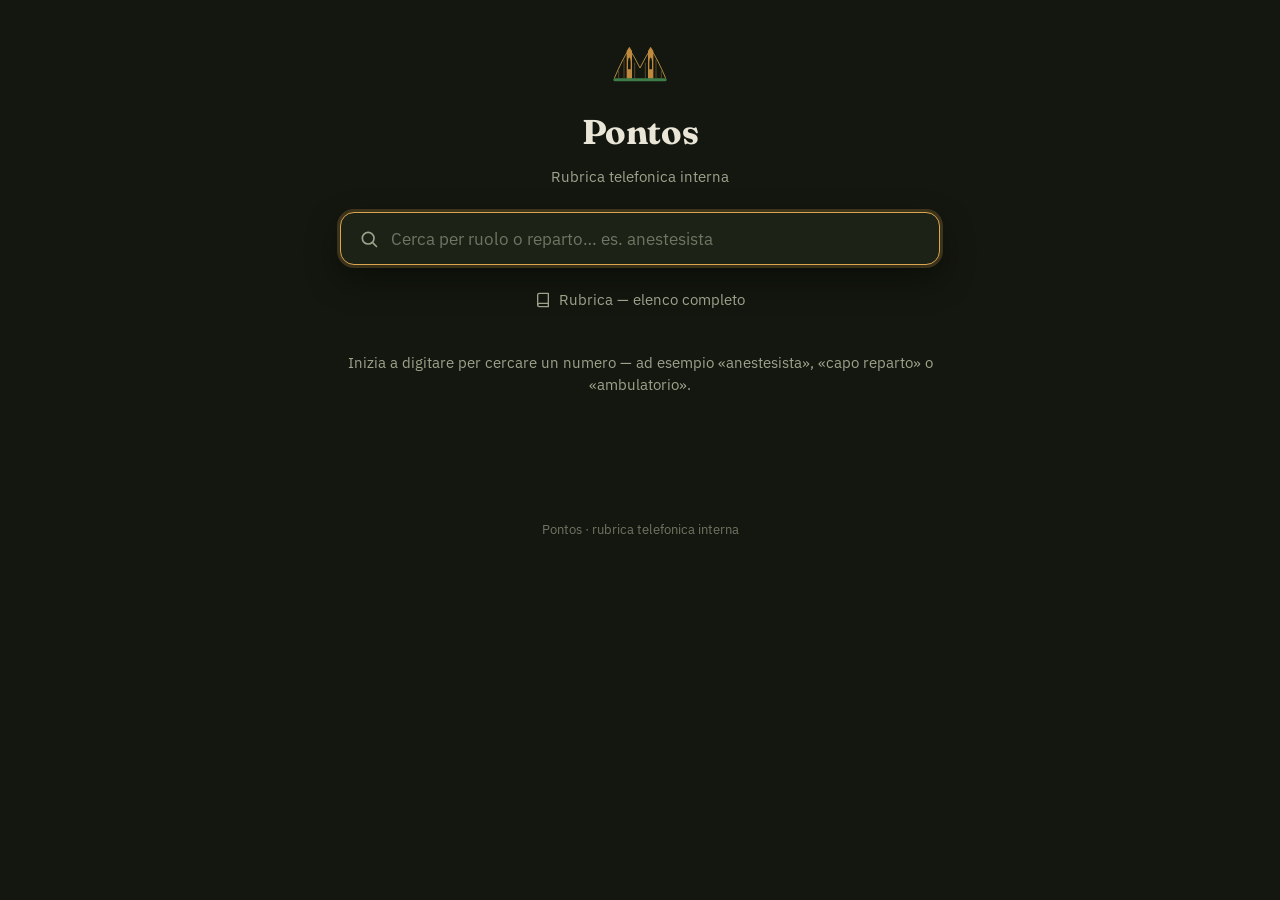
<file: index.html>
<!doctype html>
<html lang="it">
<head>
<meta charset="UTF-8">
<meta name="viewport" content="width=device-width, initial-scale=1">
<title>Pontos · Rubrica telefonica</title>
<link rel="icon" type="image/svg+xml" href="assets/logo.svg">
<link rel="preconnect" href="https://fonts.googleapis.com">
<link rel="preconnect" href="https://fonts.gstatic.com" crossorigin>
<link href="https://fonts.googleapis.com/css2?family=Fraunces:opsz,wght@9..144,600;9..144,700&family=IBM+Plex+Sans:wght@400;500;600&display=swap" rel="stylesheet">
<link rel="stylesheet" href="css/style.css">
</head>
<body>
<header class="topbar">
  <img src="assets/logo.svg" alt="" class="logo">
  <h1>Pontos</h1>
  <p class="tagline">Rubrica telefonica interna</p>
</header>

<main>
  <section class="search-section">
    <label for="search" class="sr-only">Cerca un numero</label>
    <div class="search-box">
      <svg width="20" height="20" viewBox="0 0 24 24" fill="none" stroke="currentColor" stroke-width="2" stroke-linecap="round" stroke-linejoin="round" aria-hidden="true">
        <circle cx="11" cy="11" r="7"/><line x1="21" y1="21" x2="16.65" y2="16.65"/>
      </svg>
      <input id="search" type="text" placeholder="Cerca per ruolo o reparto… es. anestesista" autocomplete="off" autofocus>
    </div>

    <a href="rubrica.html" class="btn-rubrica">
      <svg width="16" height="16" viewBox="0 0 24 24" fill="none" stroke="currentColor" stroke-width="2" stroke-linecap="round" stroke-linejoin="round" aria-hidden="true">
        <path d="M4 19.5A2.5 2.5 0 0 1 6.5 17H20"/>
        <path d="M6.5 2H20v20H6.5A2.5 2.5 0 0 1 4 19.5v-15A2.5 2.5 0 0 1 6.5 2z"/>
      </svg>
      Rubrica — elenco completo
    </a>

    <p id="empty-state" class="empty-state">Inizia a digitare per cercare un numero — ad esempio «anestesista», «capo reparto» o «ambulatorio».</p>
    <p id="no-results" class="no-results" hidden>Nessun risultato per «<span id="no-results-query"></span>». Prova un altro termine oppure consulta la <a href="rubrica.html">rubrica completa</a>.</p>

    <div id="results" class="results" aria-live="polite"></div>
  </section>
</main>

<footer>Pontos · rubrica telefonica interna</footer>

<script src="js/utils.js"></script>
<script src="js/search.js"></script>
</body>
</html>
</file>
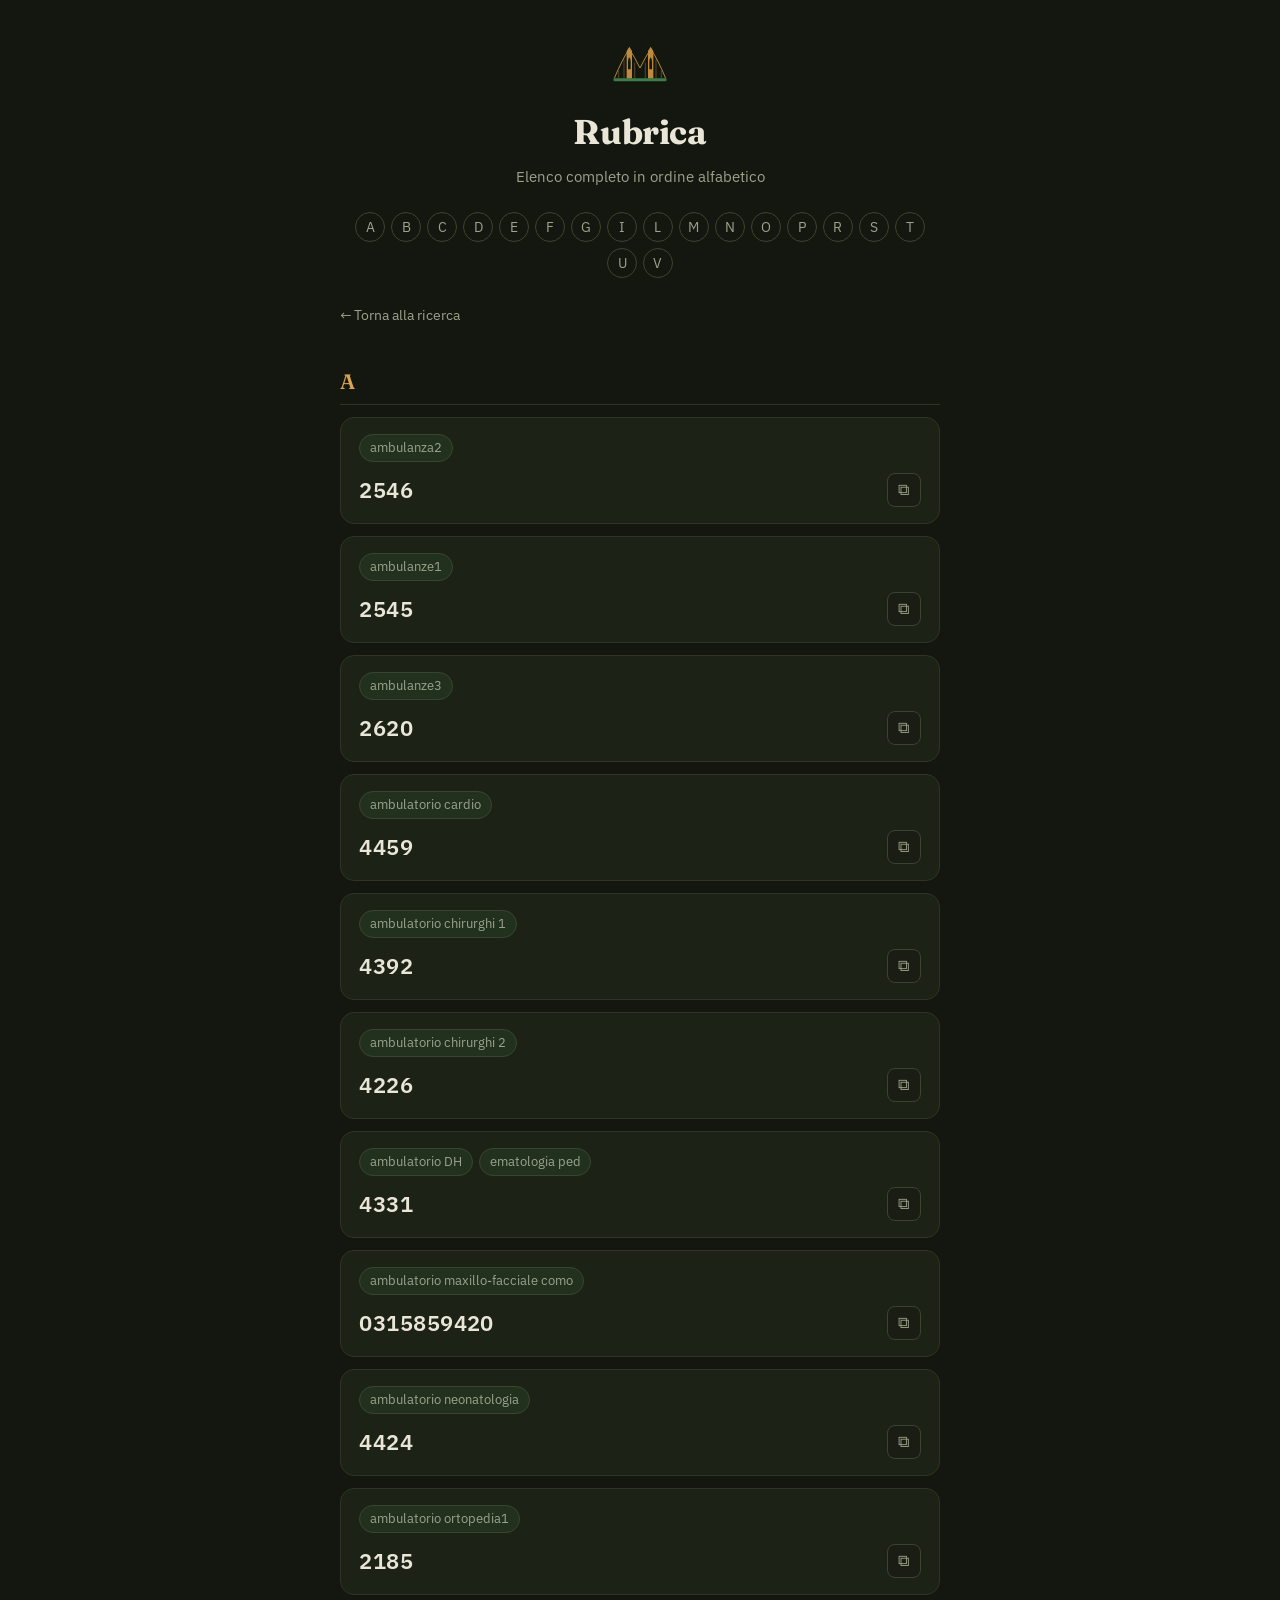
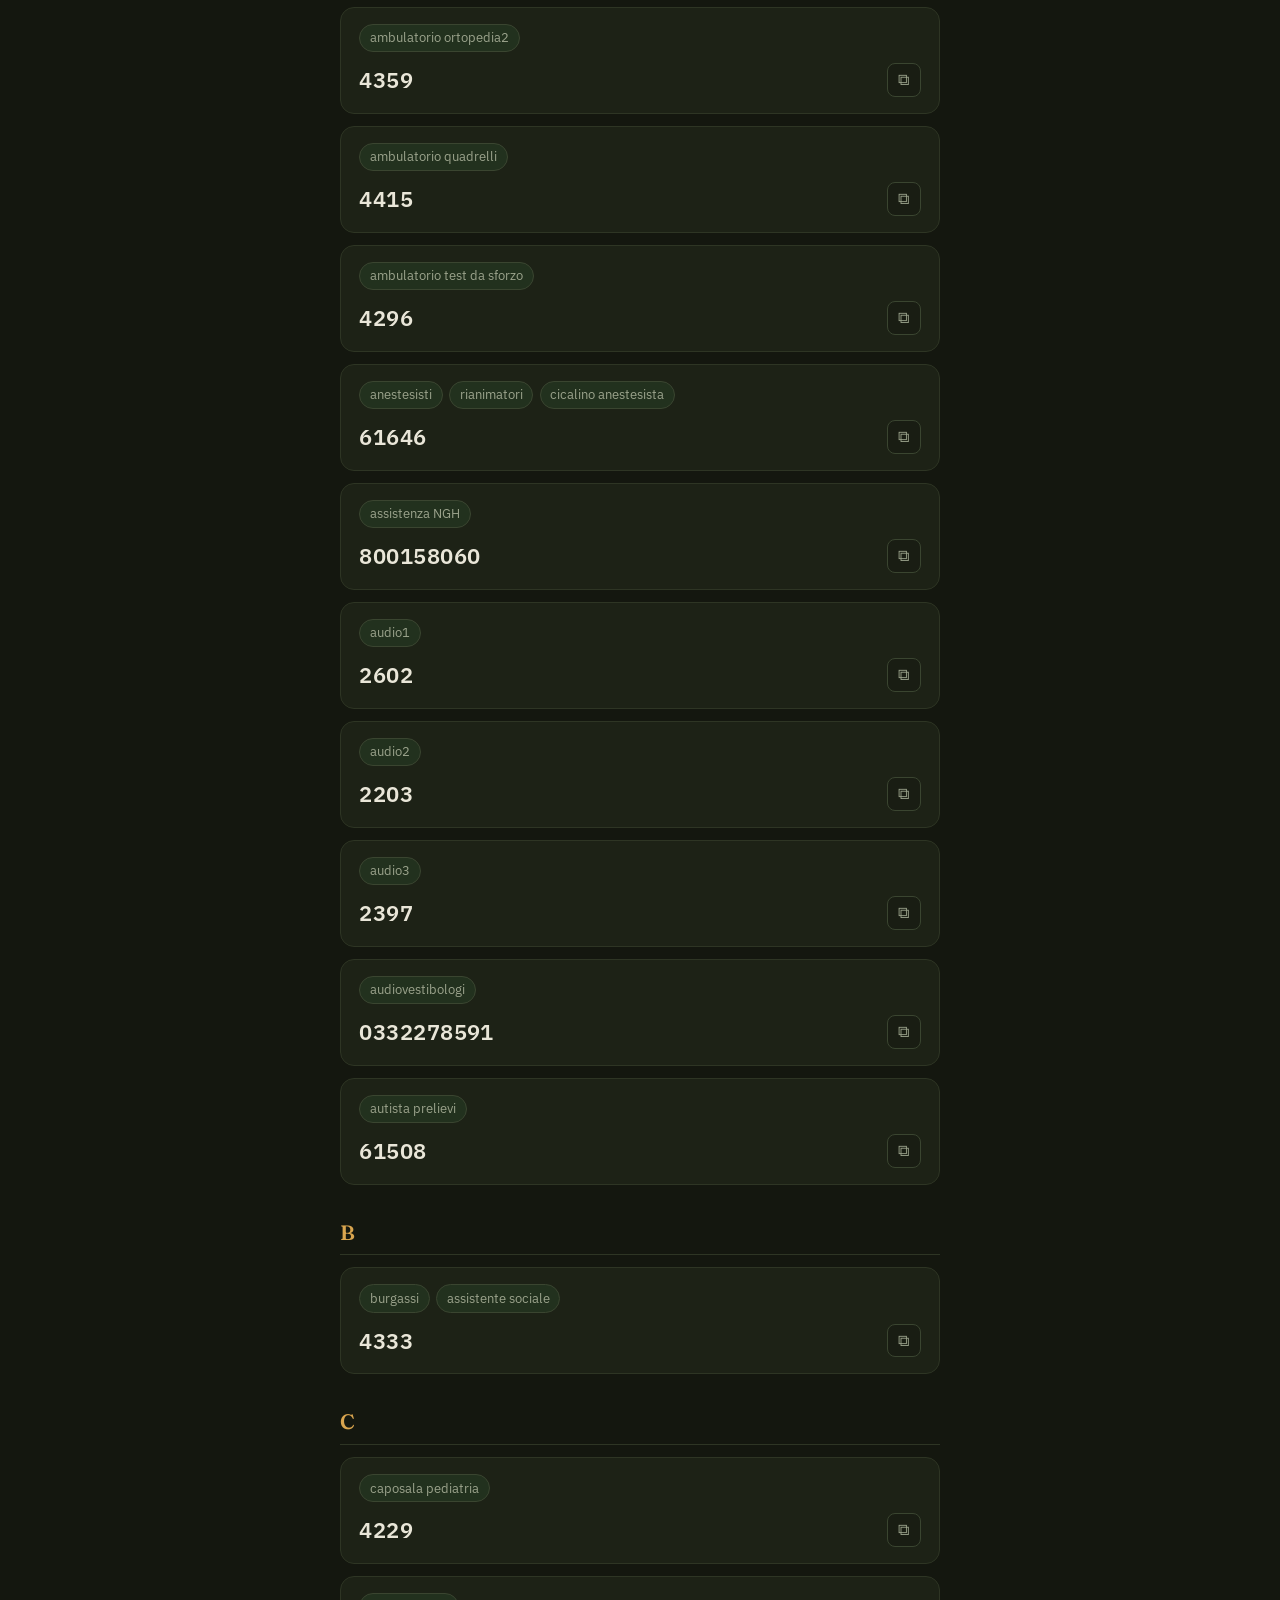
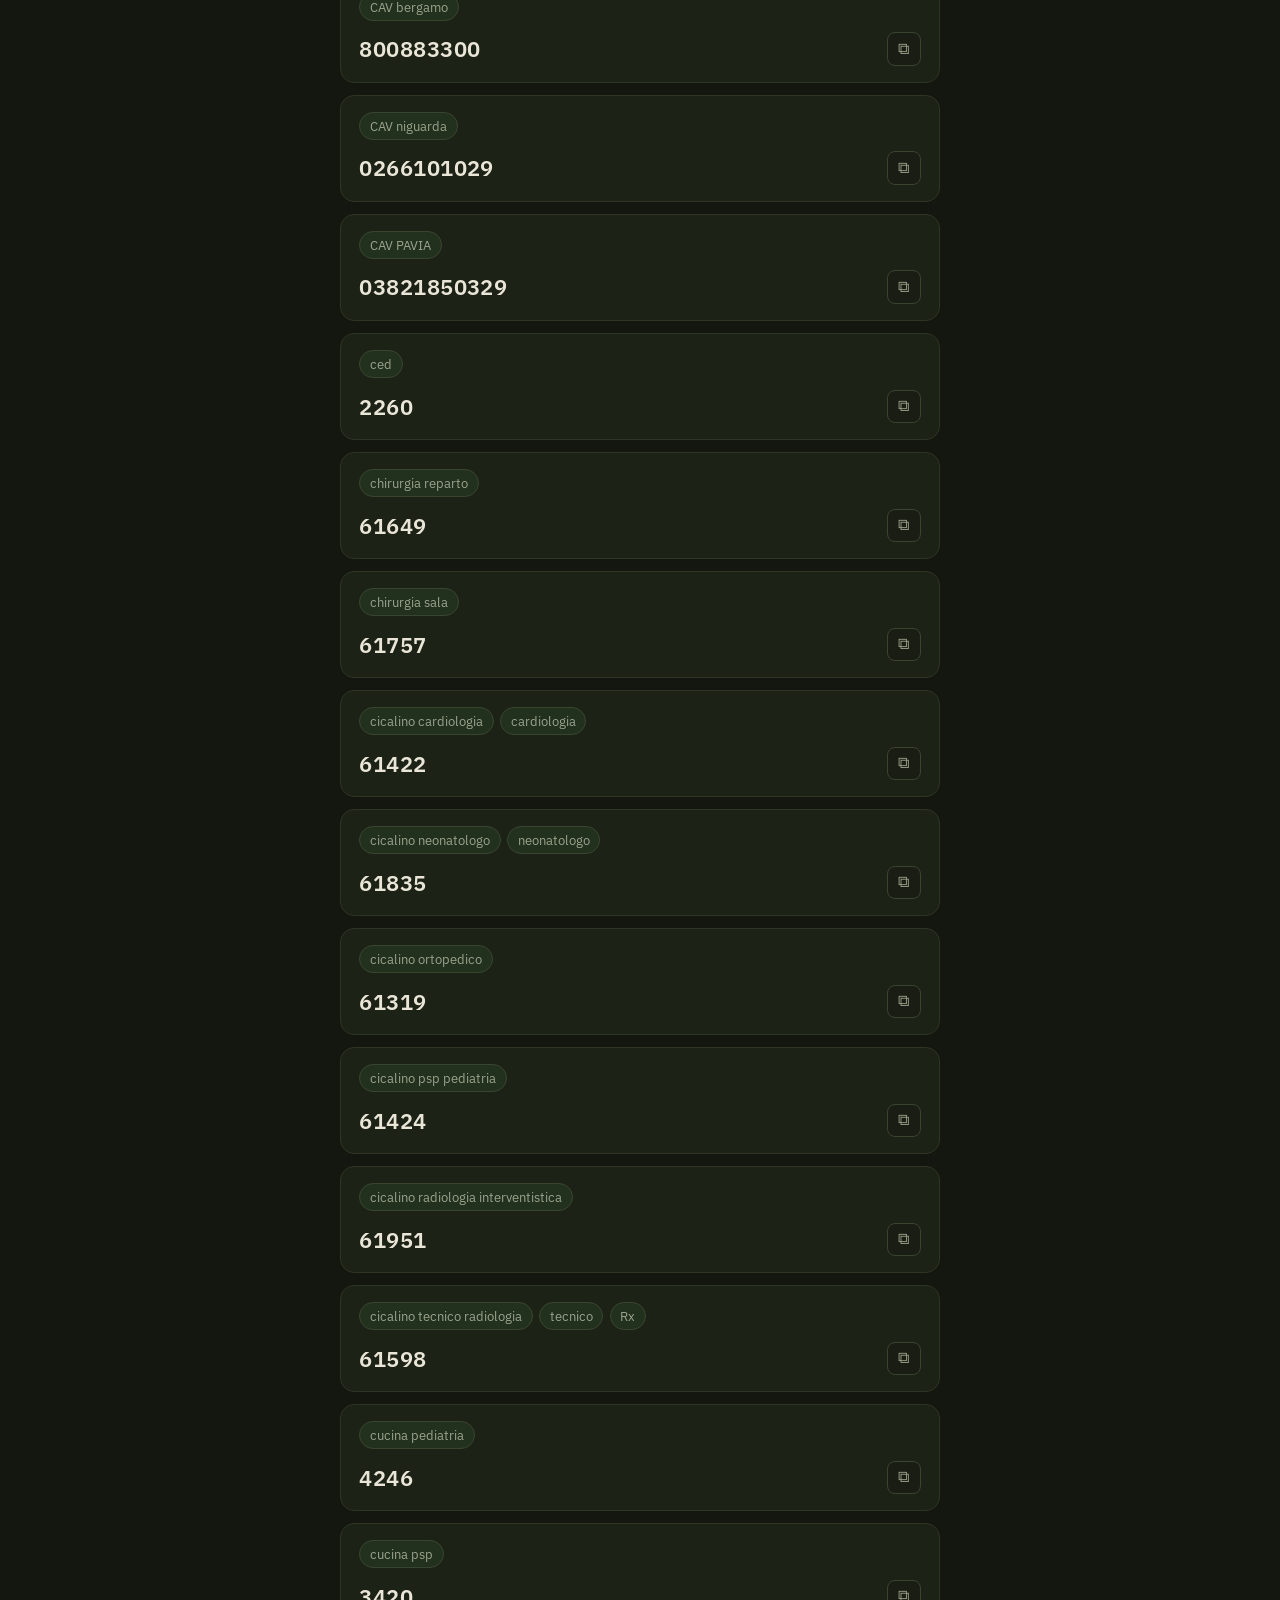
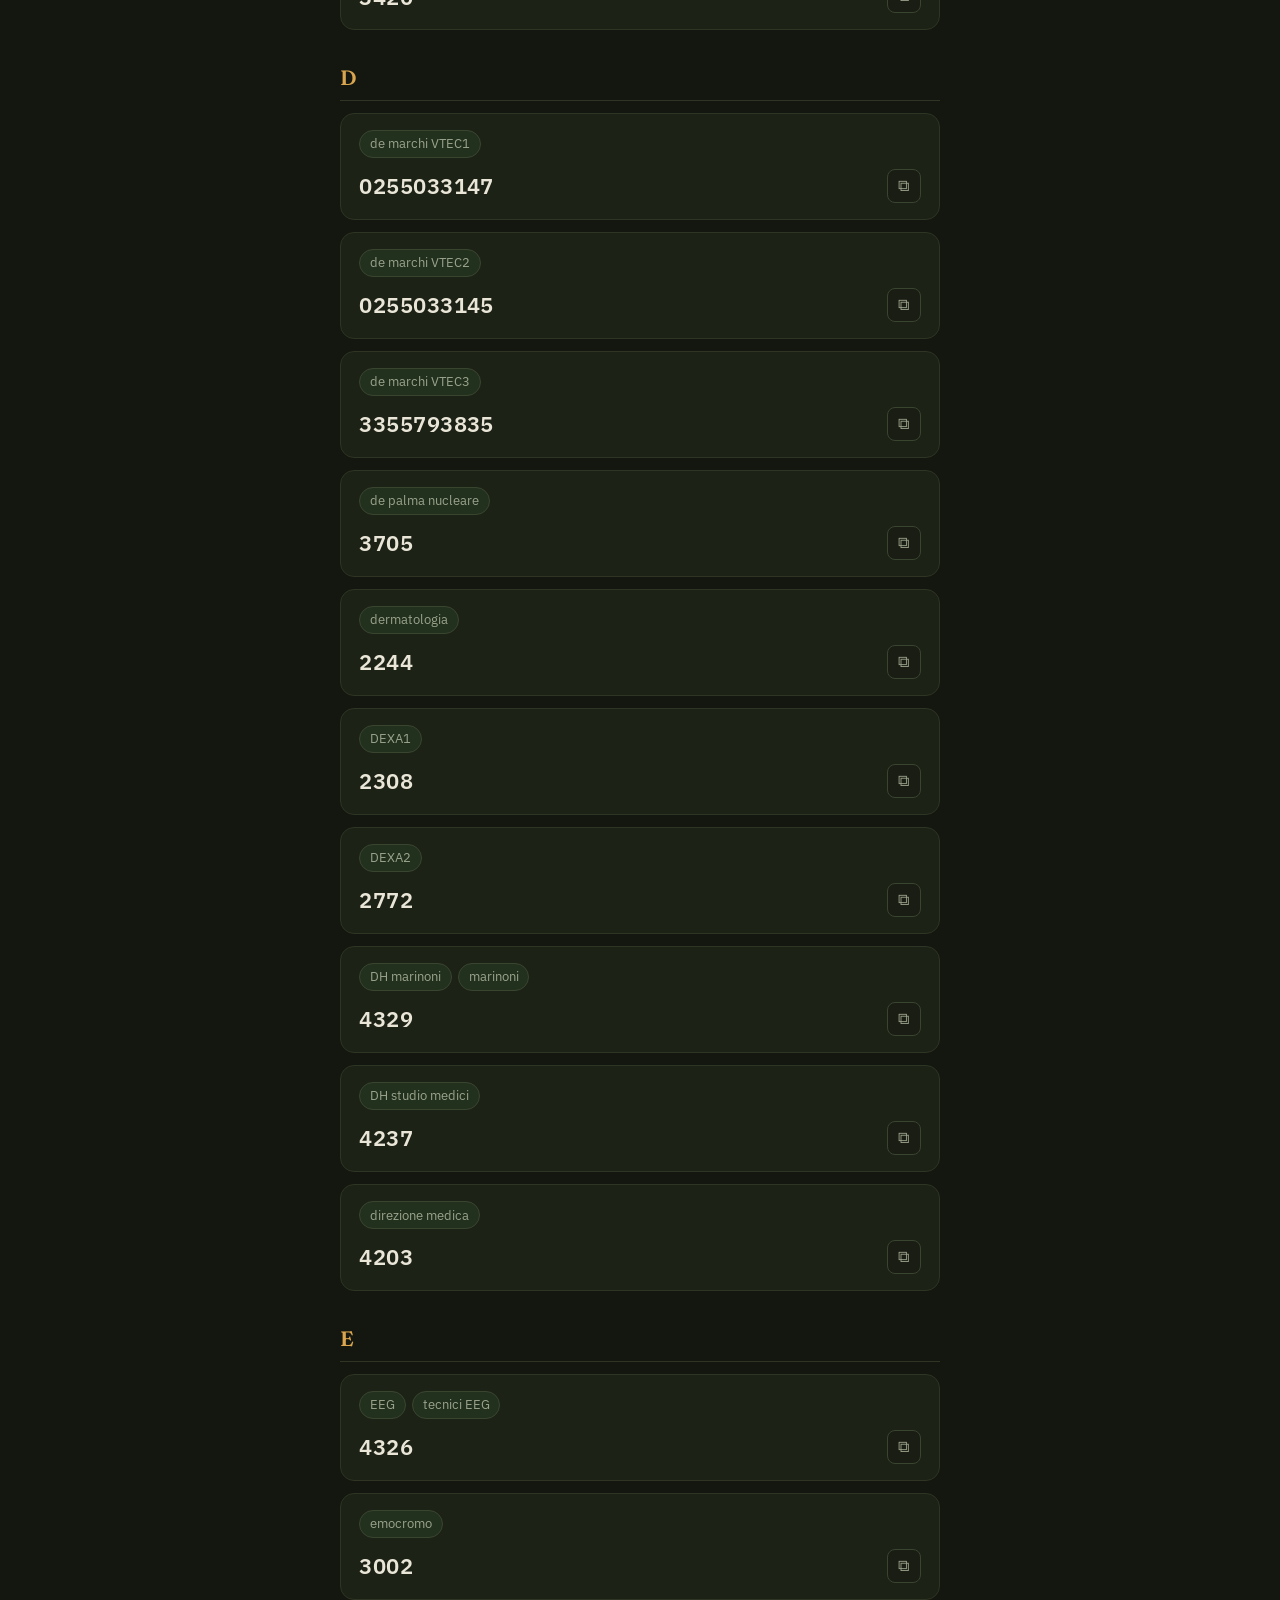
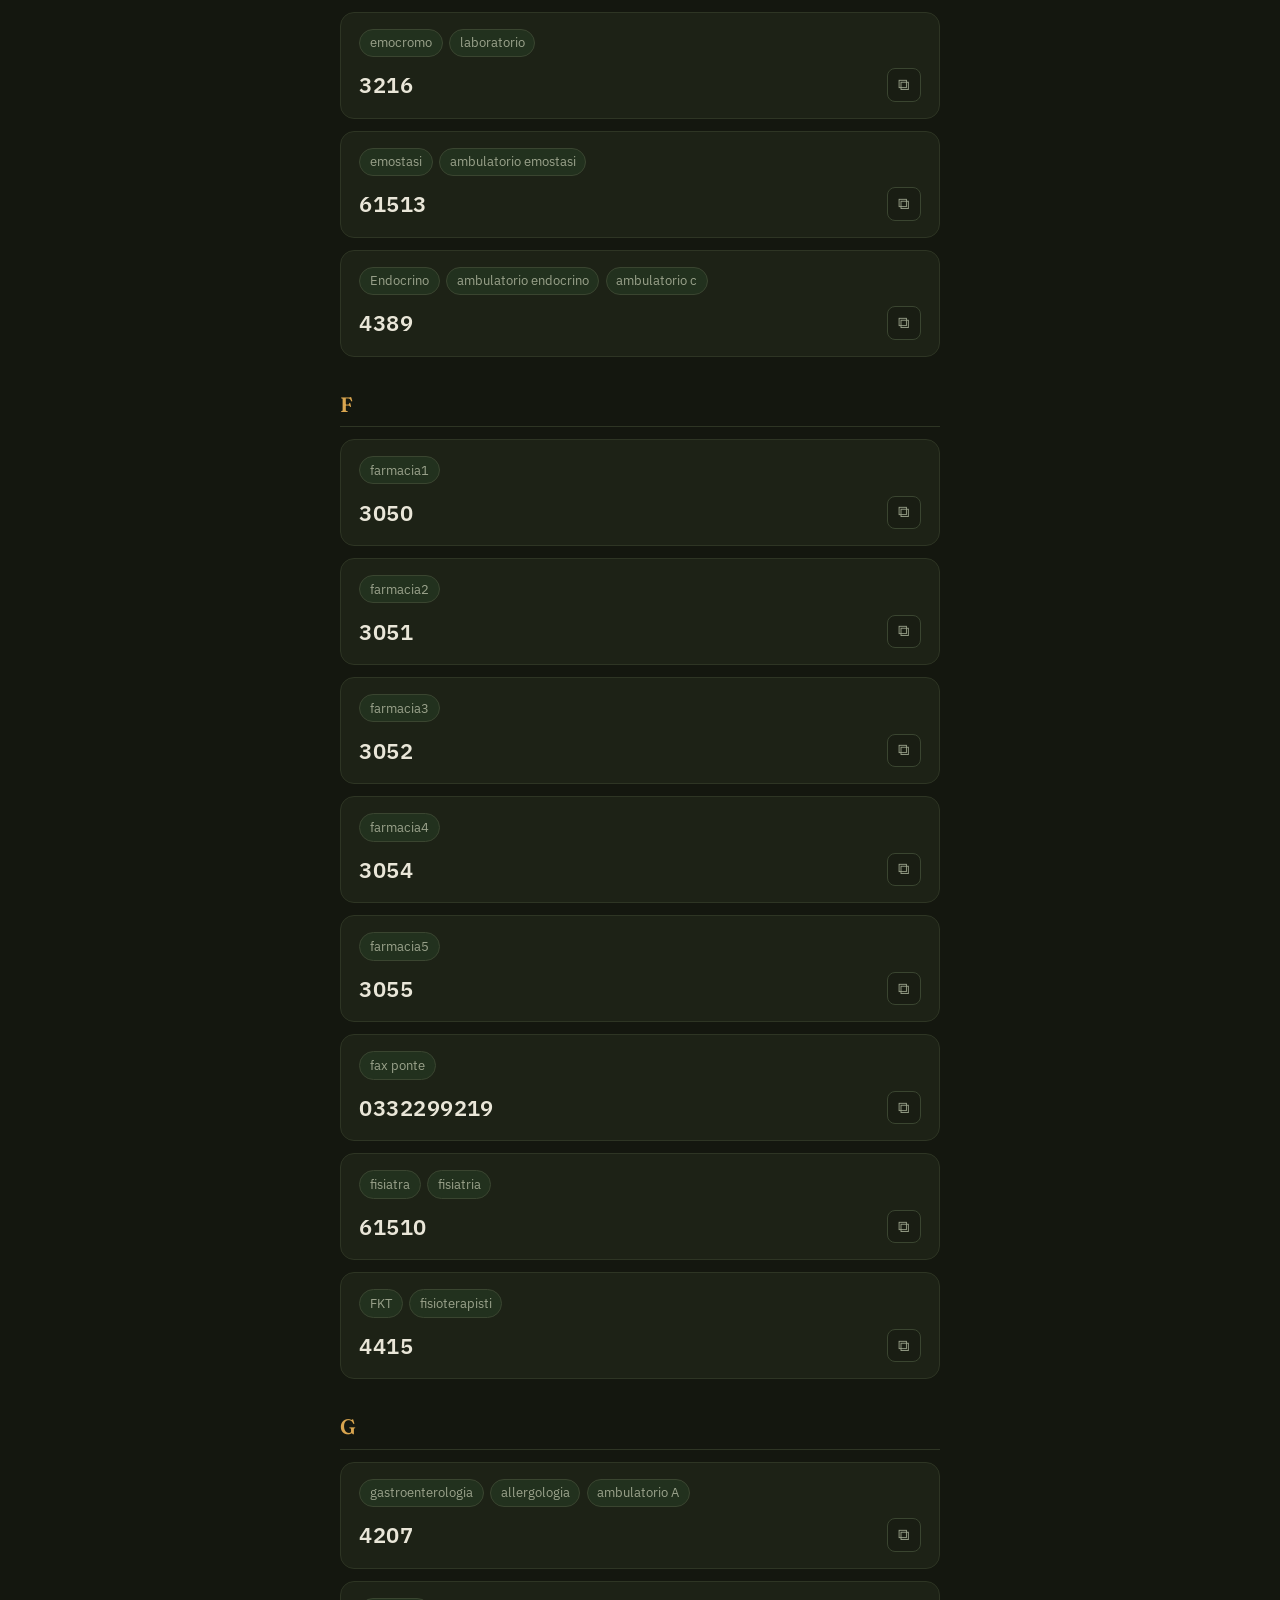
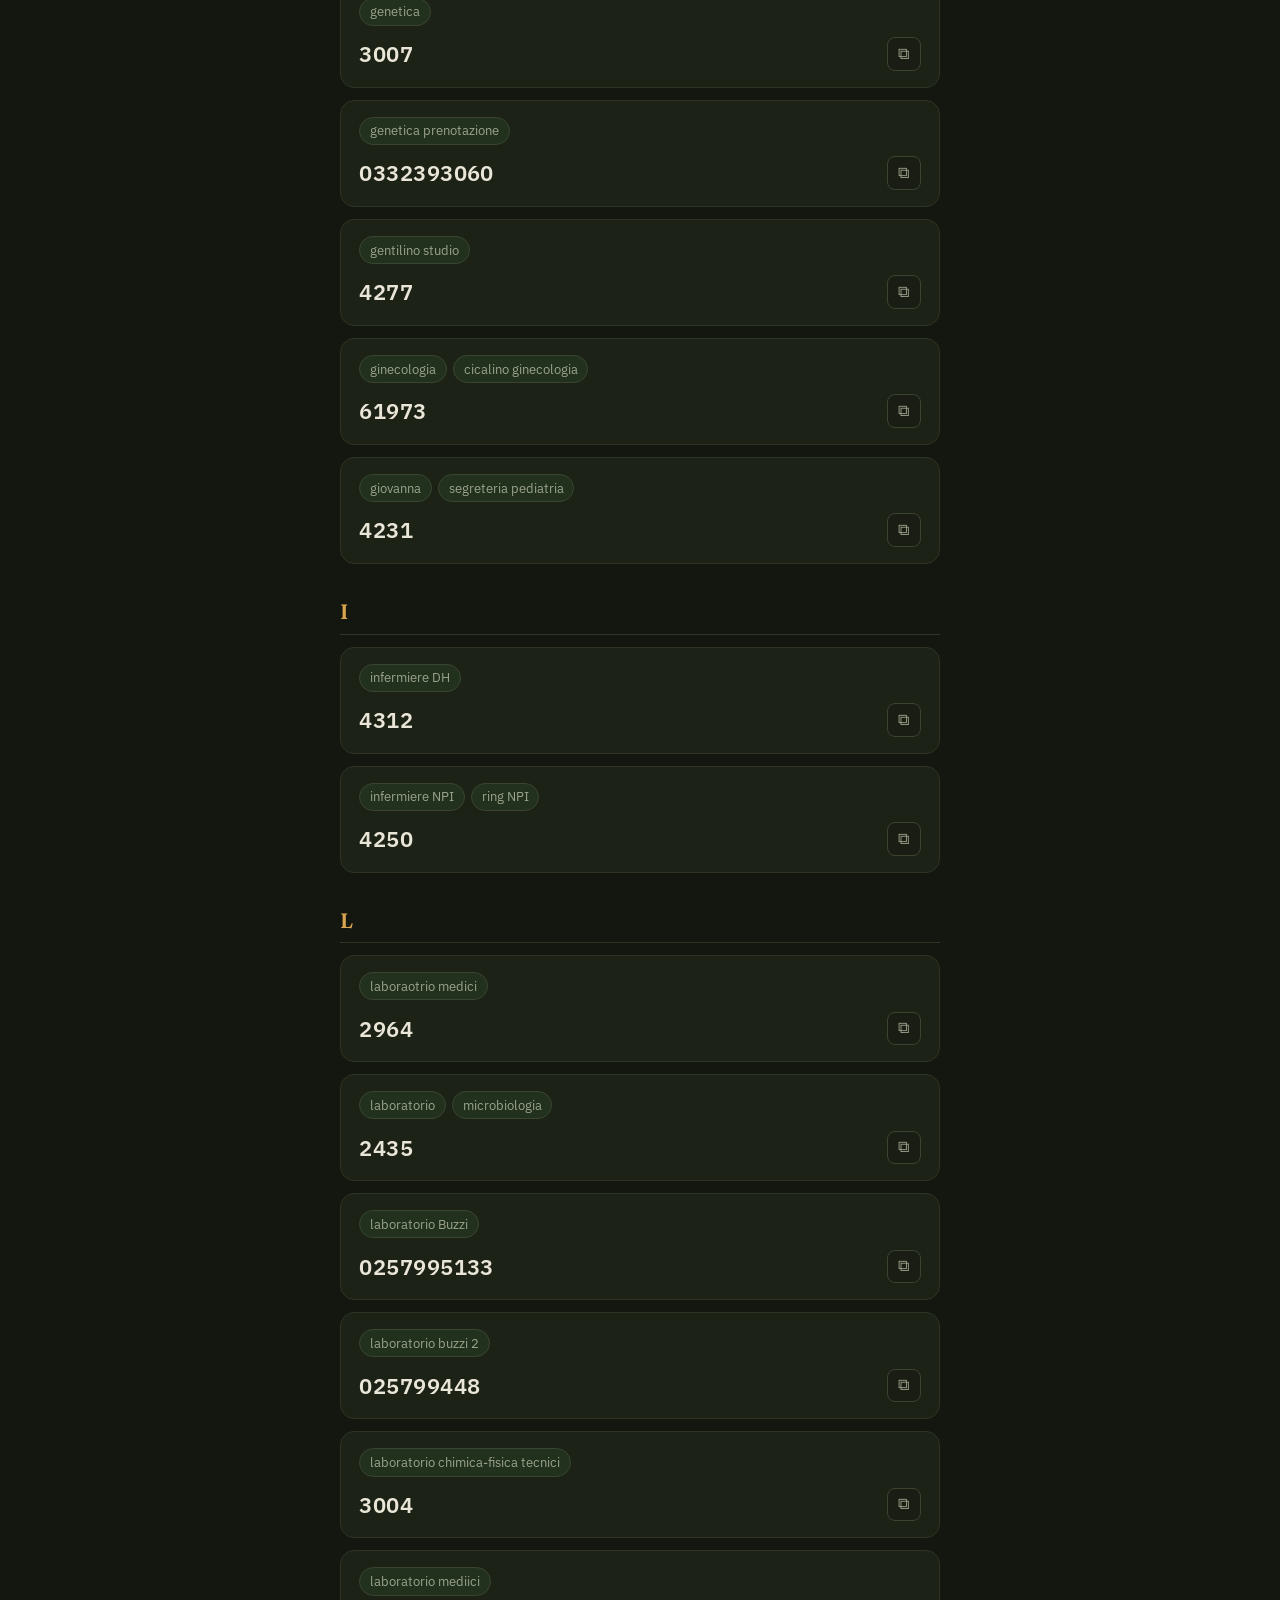
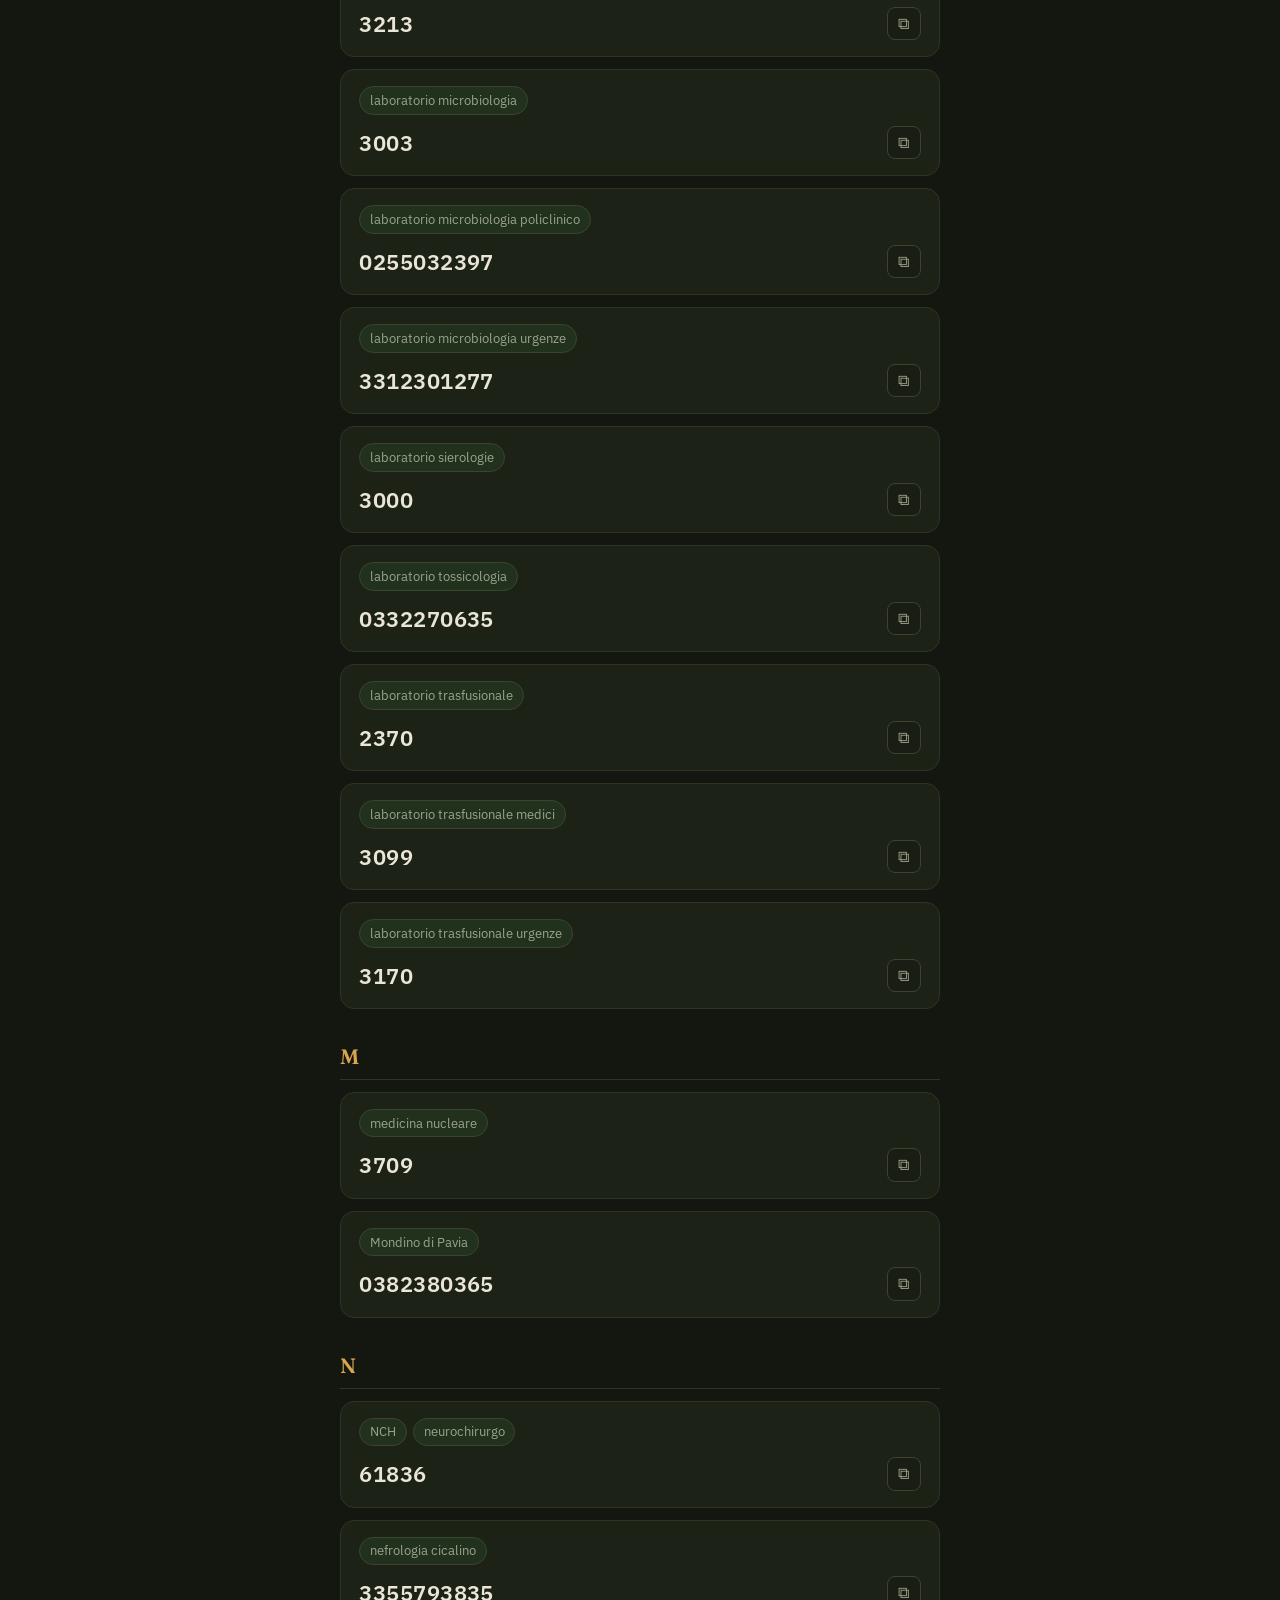
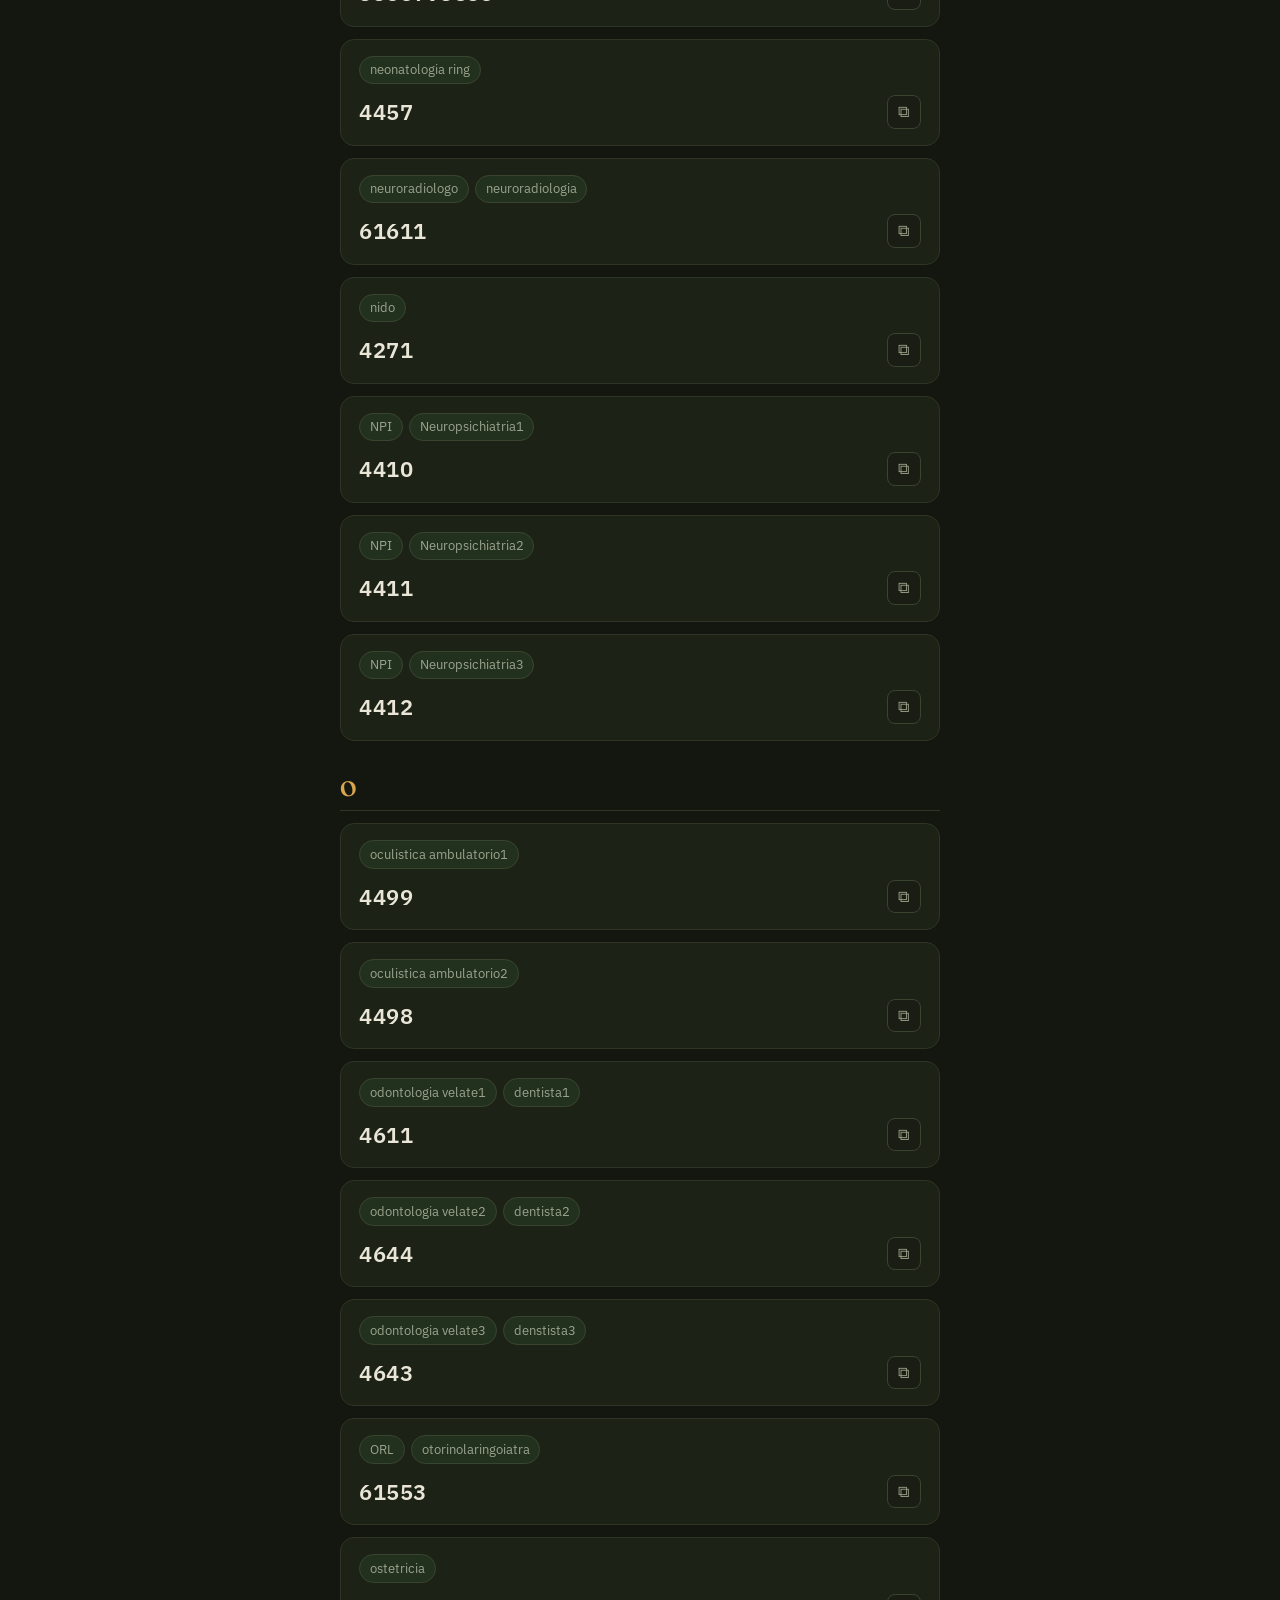
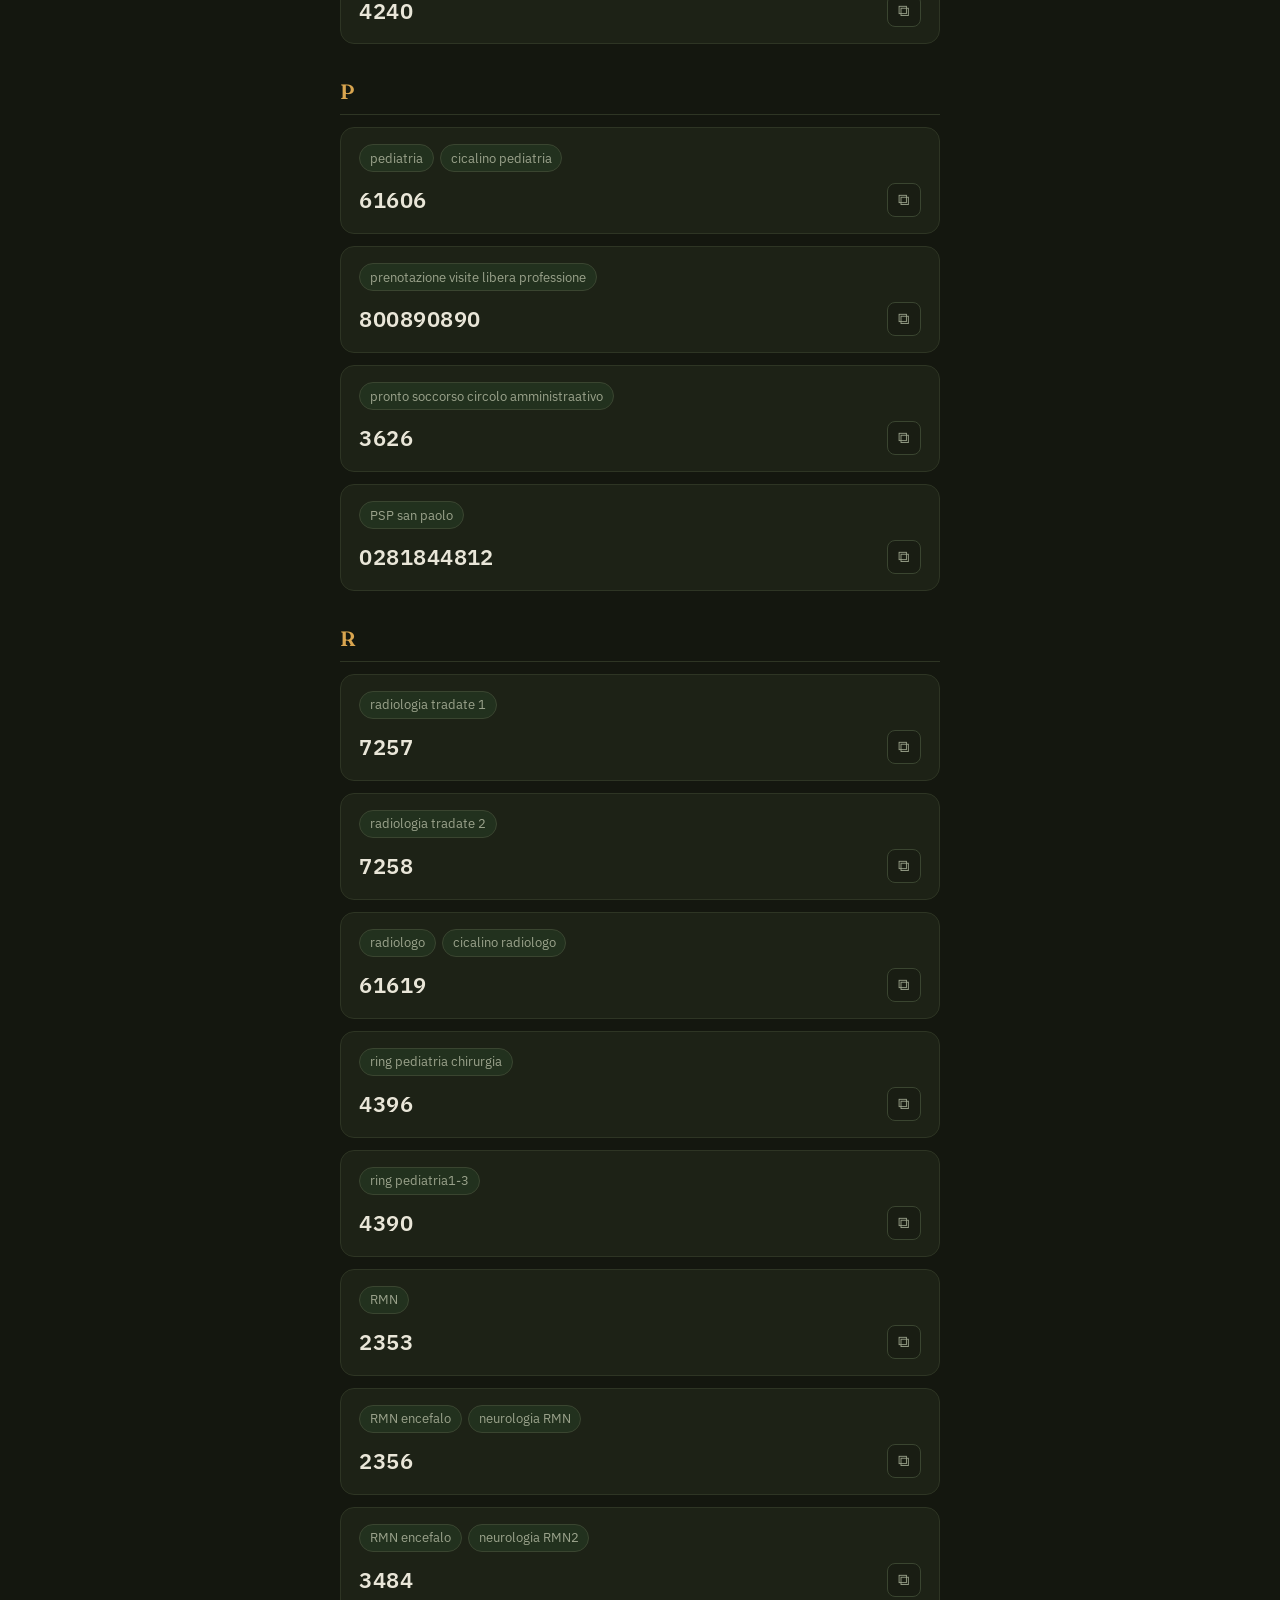
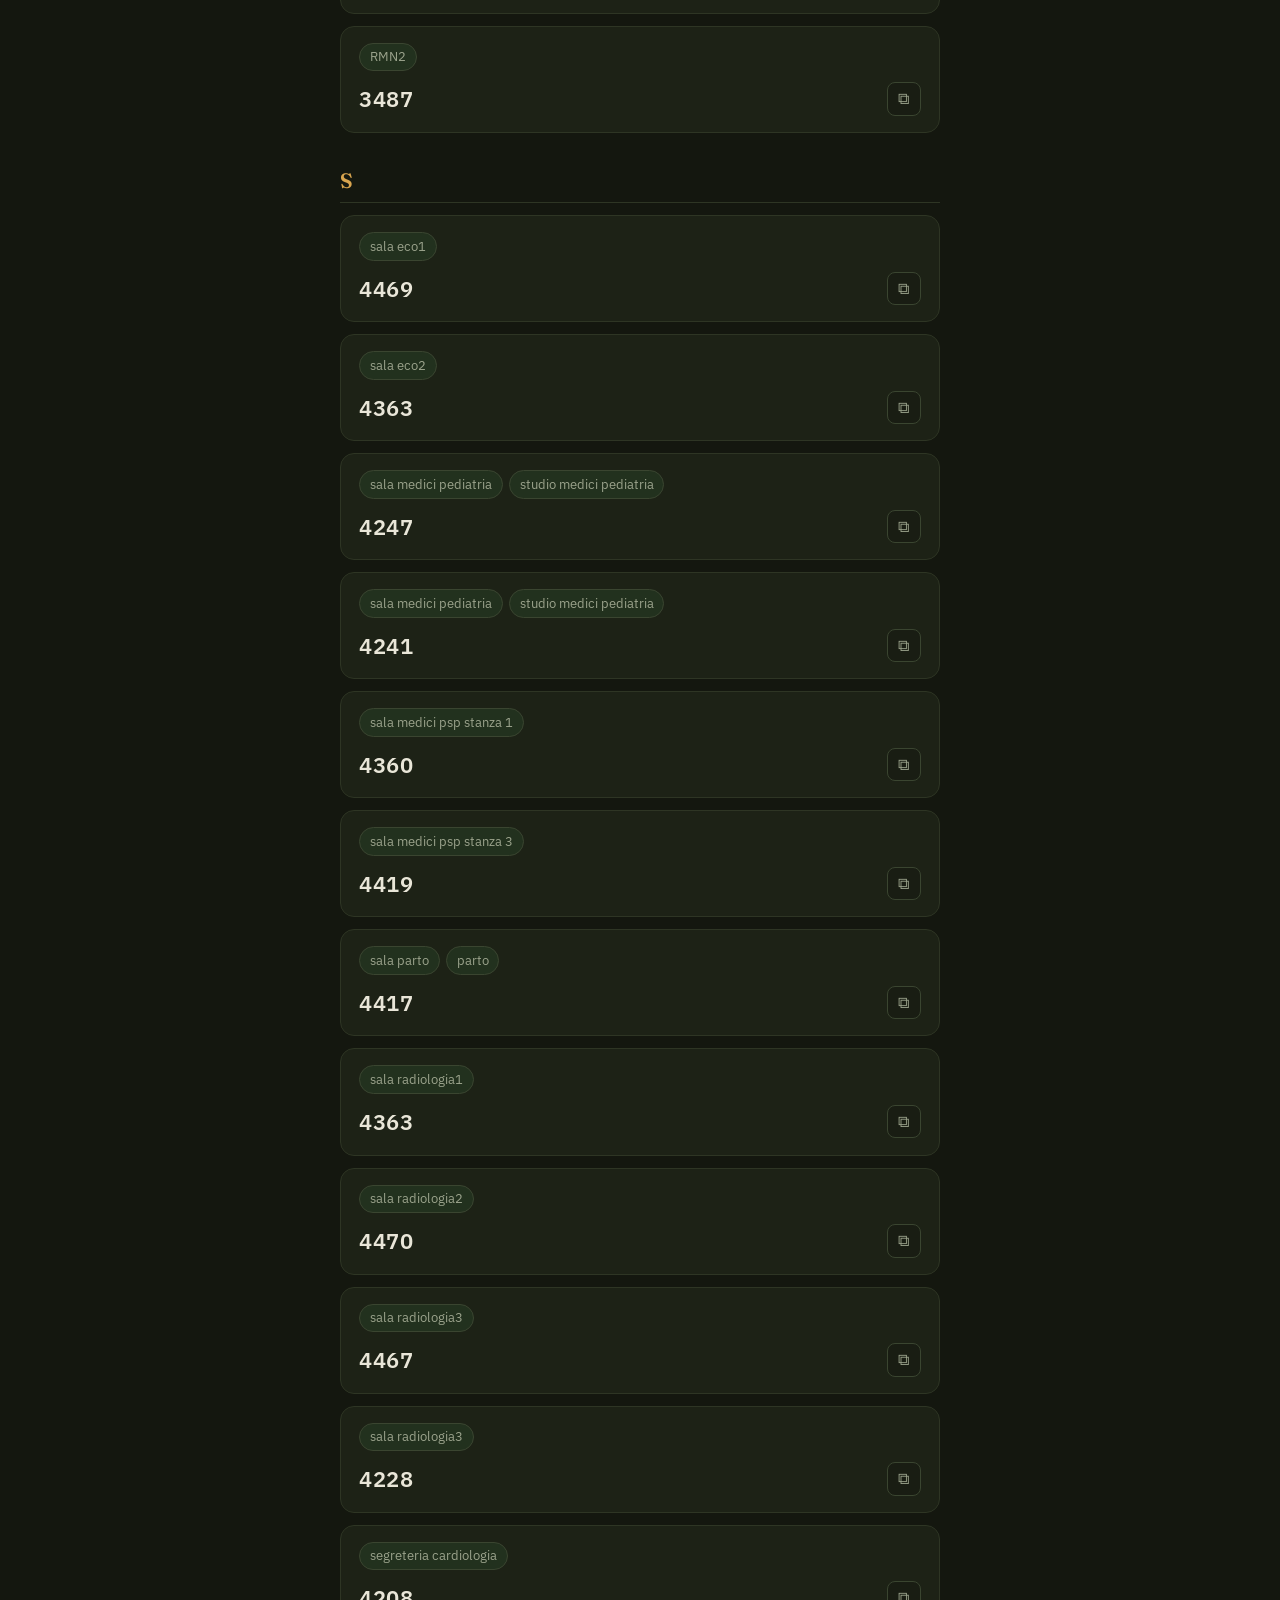
<file: rubrica.html>
<!doctype html>
<html lang="it">
<head>
<meta charset="UTF-8">
<meta name="viewport" content="width=device-width, initial-scale=1">
<title>Pontos · Rubrica completa</title>
<link rel="icon" type="image/svg+xml" href="assets/logo.svg">
<link rel="preconnect" href="https://fonts.googleapis.com">
<link rel="preconnect" href="https://fonts.gstatic.com" crossorigin>
<link href="https://fonts.googleapis.com/css2?family=Fraunces:opsz,wght@9..144,600;9..144,700&family=IBM+Plex+Sans:wght@400;500;600&display=swap" rel="stylesheet">
<link rel="stylesheet" href="css/style.css">
</head>
<body>
<header class="topbar">
  <img src="assets/logo.svg" alt="" class="logo">
  <h1>Rubrica</h1>
  <p class="tagline">Elenco completo in ordine alfabetico</p>
</header>

<nav class="az-nav" id="az-nav" aria-label="Salta alla lettera"></nav>

<main>
  <a href="index.html" class="back-link">← Torna alla ricerca</a>
  <div id="rubrica-list"></div>
</main>

<footer>Pontos · rubrica telefonica interna</footer>

<script src="js/utils.js"></script>
<script src="js/rubrica.js"></script>
</body>
</html>
</file>
<file: css/style.css>
:root {
  --bg: #14170F;
  --bg-alt: #191D13;
  --surface: #1D2216;
  --surface-hover: #242B1B;
  --border: #2E3524;
  --border-strong: #3A4530;
  --green: #3E7C4A;
  --green-deep: #2A5934;
  --green-soft: rgba(62, 124, 74, 0.16);
  --bronze: #C08A3E;
  --bronze-bright: #D9A54F;
  --text: #E9E6D8;
  --text-muted: #9BA38C;
  --text-faint: #6E7663;
  --danger: #C97A63;
  --radius-sm: 8px;
  --radius-md: 14px;
  --radius-lg: 20px;
  --shadow: 0 14px 34px rgba(0, 0, 0, 0.45);
  --font-display: 'Fraunces', Georgia, serif;
  --font-body: 'IBM Plex Sans', system-ui, -apple-system, 'Segoe UI', sans-serif;
}

* { box-sizing: border-box; }
html, body { margin: 0; padding: 0; }

body {
  background: var(--bg);
  color: var(--text);
  font-family: var(--font-body);
  line-height: 1.5;
  min-height: 100vh;
  -webkit-font-smoothing: antialiased;
}

a { color: inherit; }

.sr-only {
  position: absolute; width: 1px; height: 1px; padding: 0; margin: -1px;
  overflow: hidden; clip: rect(0, 0, 0, 0); white-space: nowrap; border: 0;
}

:focus-visible {
  outline: 2px solid var(--bronze-bright);
  outline-offset: 2px;
}

.topbar {
  display: flex; flex-direction: column; align-items: center; gap: 0.35rem;
  padding: 2.75rem 1.5rem 1.5rem;
  text-align: center;
}
.topbar .logo { width: 64px; height: auto; }
.topbar h1 {
  font-family: var(--font-display);
  font-weight: 700; font-size: 2.15rem; letter-spacing: -0.01em;
  margin: 0.5rem 0 0;
}
.topbar .tagline {
  color: var(--text-muted); font-size: 0.95rem; margin: 0.15rem 0 0;
}

main { max-width: 640px; margin: 0 auto; padding: 0 1.25rem 4rem; }

.search-box {
  display: flex; align-items: center; gap: 0.65rem;
  background: var(--surface);
  border: 1px solid var(--border-strong);
  border-radius: var(--radius-md);
  padding: 0.85rem 1.1rem;
  box-shadow: var(--shadow);
  transition: border-color .15s ease, box-shadow .15s ease;
}
.search-box:focus-within {
  border-color: var(--bronze-bright);
  box-shadow: 0 0 0 3px rgba(217, 165, 79, 0.22), var(--shadow);
}
.search-box svg { flex: none; color: var(--text-muted); }
.search-box input {
  flex: 1; background: transparent; border: 0; outline: 0;
  color: var(--text); font-family: var(--font-body);
  font-size: 1.05rem; min-width: 0;
}
.search-box input::placeholder { color: var(--text-faint); }

.btn-rubrica {
  display: flex; align-items: center; justify-content: center; gap: 0.5rem;
  margin: 1.1rem auto 0; width: fit-content;
  color: var(--text-muted); text-decoration: none;
  font-size: 0.92rem; padding: 0.4rem 0.1rem;
  border-bottom: 1px solid transparent;
  transition: color .15s ease, border-color .15s ease;
}
.btn-rubrica:hover { color: var(--bronze-bright); border-color: var(--bronze-bright); }

.results { margin-top: 1.75rem; display: flex; flex-direction: column; gap: 0.75rem; }

.result-card {
  background: var(--surface);
  border: 1px solid var(--border);
  border-radius: var(--radius-md);
  padding: 1rem 1.15rem;
  animation: card-in .18s ease both;
}
@keyframes card-in { from { opacity: 0; transform: translateY(4px); } to { opacity: 1; transform: none; } }
@media (prefers-reduced-motion: reduce) {
  .result-card { animation: none; }
}

.chips { display: flex; flex-wrap: wrap; gap: 0.4rem; margin-bottom: 0.7rem; }
.chip {
  font-size: 0.8rem; padding: 0.22rem 0.6rem;
  background: var(--green-soft); color: var(--text-muted);
  border-radius: 999px; border: 1px solid var(--border-strong);
}
.chip-match { color: var(--text); border-color: var(--green); }
.chip mark { background: transparent; color: var(--bronze-bright); font-weight: 600; }

.number-row { display: flex; align-items: center; justify-content: space-between; gap: 0.75rem; }
.number {
  font-family: var(--font-body); font-variant-numeric: tabular-nums;
  font-size: 1.4rem; font-weight: 600; letter-spacing: 0.02em;
  text-decoration: none; color: var(--text);
}
.number:hover { color: var(--bronze-bright); }

.copy-btn {
  flex: none; width: 2.1rem; height: 2.1rem;
  border-radius: var(--radius-sm);
  border: 1px solid var(--border-strong);
  background: var(--bg-alt); color: var(--text-muted);
  font-size: 1rem; cursor: pointer;
  transition: color .15s ease, border-color .15s ease, background .15s ease;
}
.copy-btn:hover { color: var(--text); border-color: var(--bronze-bright); background: var(--surface-hover); }

.empty-state, .no-results, .error {
  margin-top: 2rem; color: var(--text-muted); text-align: center; font-size: 0.95rem;
}
.no-results a { color: var(--bronze-bright); }
.error { color: var(--danger); }

footer {
  text-align: center; color: var(--text-faint); font-size: 0.8rem;
  padding: 2rem 1rem 3rem;
}

/* Pagina Rubrica */
.az-nav {
  display: flex; flex-wrap: wrap; gap: 0.35rem;
  justify-content: center; padding: 0 1.25rem 1.5rem;
  max-width: 640px; margin: 0 auto;
}
.az-nav a {
  width: 1.9rem; height: 1.9rem; display: flex; align-items: center; justify-content: center;
  border-radius: 50%; border: 1px solid var(--border-strong);
  text-decoration: none; color: var(--text-muted); font-size: 0.85rem;
  transition: color .15s ease, border-color .15s ease, background .15s ease;
}
.az-nav a:hover { color: var(--text); border-color: var(--bronze-bright); background: var(--surface-hover); }

.letter-group { margin-top: 2rem; }
.letter-group h2 {
  font-family: var(--font-display); font-size: 1.3rem; font-weight: 600;
  color: var(--bronze-bright); margin: 0 0 0.75rem;
  padding-bottom: 0.4rem; border-bottom: 1px solid var(--border);
}
.letter-group .results { margin-top: 0; }

.back-link {
  display: inline-flex; align-items: center; gap: 0.4rem;
  color: var(--text-muted); text-decoration: none; font-size: 0.9rem;
  margin: 0 0 0.5rem;
}
.back-link:hover { color: var(--bronze-bright); }

@media (max-width: 420px) {
  .topbar h1 { font-size: 1.75rem; }
  .number { font-size: 1.2rem; }
}
</file>
